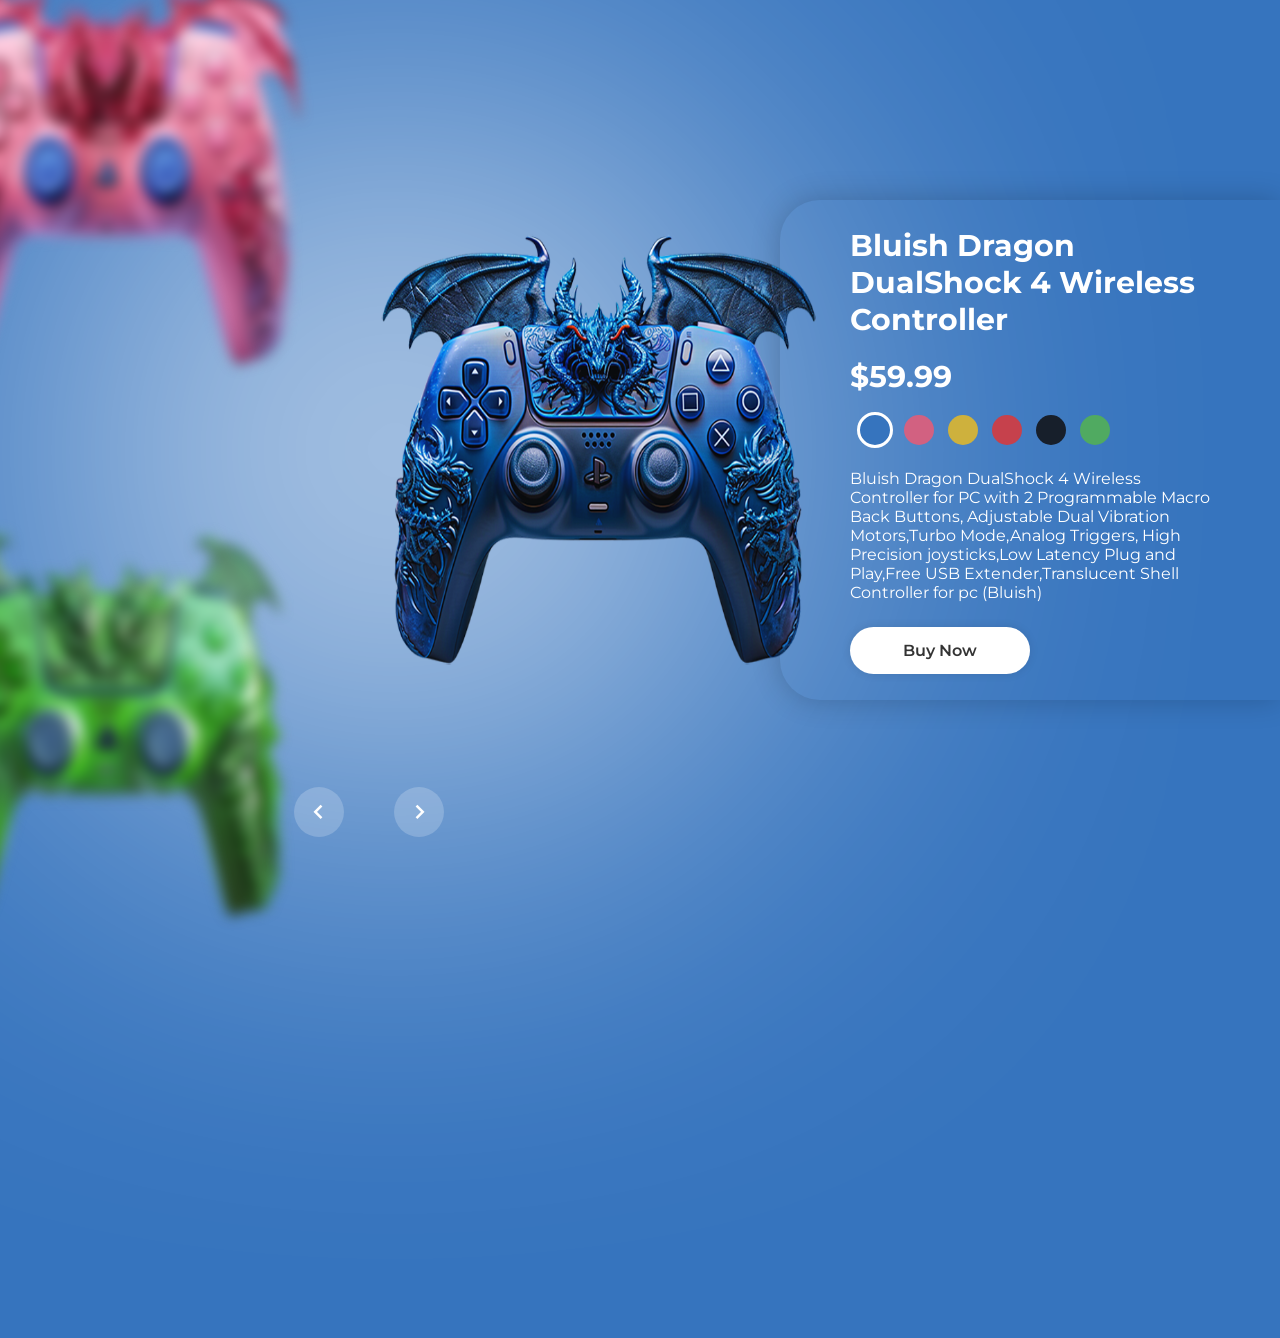
<file: index.html>
<!doctype html>
<html lang="en">

<head>
  <meta charset="UTF-8" />
  <meta http-equiv="X-UA-Compatible" content="IE=edge" />
  <meta name="viewport" content="width=device-width, initial-scale=1.0" />
  <title>Animated Product Slider</title>
  <link rel="stylesheet" href="style.css" />
  <link rel="website icon" href="./img/animated  logo.png" />
  <link rel="preload" as="image" href="./img/remote.1.png">
  <link href="https://unpkg.com/boxicons@2.1.4/css/boxicons.min.css" rel="stylesheet" />
</head>

<body>
  <div class="carousel">
    <div class="img-box">

      <div class="img-list">
        <div class="img-slider">
          <div class="img-item active" style="--i: 1">
            <div class="item">
              <img src="./img/remote.1.png" alt="Remote 1" loading="lazy" width="500" height="500" />
            </div>
          </div>

          <div class="img-item" style="--i: 2">
            <div class="item">
              <img src="./img/remote.2.png" alt="Remote 2" loading="lazy" width="500" height="500" />
            </div>
          </div>

          <div class="img-item" style="--i: 3">
            <div class="item">
              <img src="./img/remote.3.png" alt="Remote 3" loading="lazy" width="500" height="500" />
            </div>
          </div>

          <div class="img-item" style="--i: 4">
            <div class="item">
              <img src="./img/remote.4.png" alt="Remote 4" loading="lazy" width="500" height="500" />
            </div>
          </div>

          <div class="img-item" style="--i: 5">
            <div class="item">
              <img src="./img/remote.5.png" alt="Remote 5" loading="lazy" width="500" height="500" />
            </div>
          </div>

          <div class="img-item" style="--i: 6">
            <div class="item">
              <img src="./img/remote.6.png" alt="Remote 6" loading="lazy" width="500" height="500" />
            </div>
          </div>

        </div>
      </div>
    </div>

    <div class="info-box">
      <div class="info-item active">
        <h2>Bluish Dragon DualShock 4 Wireless Controller</h2>
        <h2>$59.99</h2>
        <div class="colors">
          <span class="active"></span>
          <span></span>
          <span></span>
          <span></span>
          <span></span>
          <span></span>
        </div>
        <p>
          Bluish Dragon DualShock 4 Wireless Controller for PC with 2
          Programmable Macro Back Buttons, Adjustable Dual Vibration
          Motors,Turbo Mode,Analog Triggers, High Precision joysticks,Low
          Latency Plug and Play,Free USB Extender,Translucent Shell Controller
          for pc (Bluish)
        </p>
        <a href="#" class="btn">Buy Now</a>
      </div>

      <div class="info-item">
        <h2>Rosa Dragon DualShock 4 Wireless Controller</h2>
        <h2>$69.99</h2>
        <div class="colors">
          <span></span>
          <span class="active"></span>
          <span></span>
          <span></span>
          <span></span>
          <span></span>
        </div>
        <p>
          Rosa Dragon DualShock 4 Wireless Controller for PC with 2
          Programmable Macro Back Buttons, Adjustable Dual Vibration
          Motors,Turbo Mode,Analog Triggers, High Precision joysticks,Low
          Latency Plug and Play,Free USB Extender,Translucent Shell Controller
          for pc (Rosa)
        </p>
        <a href="#" class="btn">Buy Now</a>
      </div>

      <div class="info-item">
        <h2>Turmeric Dragon DualShock 4 Wireless Controller</h2>
        <h2 style="text-decoration: underline">$49.99</h2>
        <div class="colors">
          <span></span>
          <span></span>
          <span class="active"></span>
          <span></span>
          <span></span>
          <span></span>
        </div>
        <p>
          Turmeric Dragon DualShock 4 Wireless Controller for PC with 2
          Programmable Macro Back Buttons, Adjustable Dual Vibration
          Motors,Turbo Mode,Analog Triggers, High Precision joysticks,Low
          Latency Plug and Play,Free USB Extender,Translucent Shell Controller
          for pc (Turmeric)
        </p>
        <a href="#" class="btn">Buy Now</a>
      </div>

      <div class="info-item">
        <h2>Reddish Dragon DualShock 4 Wireless Controller</h2>
        <h2>$79.99</h2>
        <div class="colors">
          <span></span>
          <span></span>
          <span></span>
          <span class="active"></span>
          <span></span>
          <span></span>
        </div>
        <p>
          Reddish Dragon DualShock 4 Wireless Controller for PC with 2
          Programmable Macro Back Buttons, Adjustable Dual Vibration
          Motors,Turbo Mode,Analog Triggers, High Precision joysticks,Low
          Latency Plug and Play,Free USB Extender,Translucent Shell Controller
          for pc (Reddish)
        </p>
        <a href="#" class="btn">Buy Now</a>
      </div>

      <div class="info-item">
        <h2>Mirage Dragon DualShock 4 Wireless Controller</h2>
        <h2>$79.99</h2>
        <div class="colors">
          <span></span>
          <span></span>
          <span></span>
          <span></span>
          <span class="active"></span>
          <span></span>
        </div>
        <p>
          Mirage Dragon DualShock 4 Wireless Controller for PC with 2
          Programmable Macro Back Buttons, Adjustable Dual Vibration
          Motors,Turbo Mode,Analog Triggers, High Precision joysticks,Low
          Latency Plug and Play,Free USB Extender,Translucent Shell Controller
          for pc (mirage)
        </p>
        <a href="#" class="btn">Buy Now</a>
      </div>

      <div class="info-item">
        <h2>Algae Dragon DualShock 4 Wireless Controller</h2>
        <h2>$69.99</h2>
        <div class="colors">
          <span></span>
          <span></span>
          <span></span>
          <span></span>
          <span></span>
          <span class="active"></span>
        </div>
        <p>
          Algae Dragon DualShock 4 Wireless Controller for PC with 2
          Programmable Macro Back Buttons, Adjustable Dual Vibration
          Motors,Turbo Mode,Analog Triggers, High Precision joysticks,Low
          Latency Plug and Play,Free USB Extender,Translucent Shell Controller
          for pc (Algae)
        </p>
        <a href="#" class="btn">Buy Now</a>
      </div>
    </div>

    <div class="navigation">
      <span class="prev-btn">
        <i class="bx bx-chevron-left"></i>
      </span>
      <span class="next-btn">
        <i class="bx bx-chevron-right"></i>
      </span>
    </div>
  </div>

  <script src="script.js"></script>
</body>

</html>
</file>
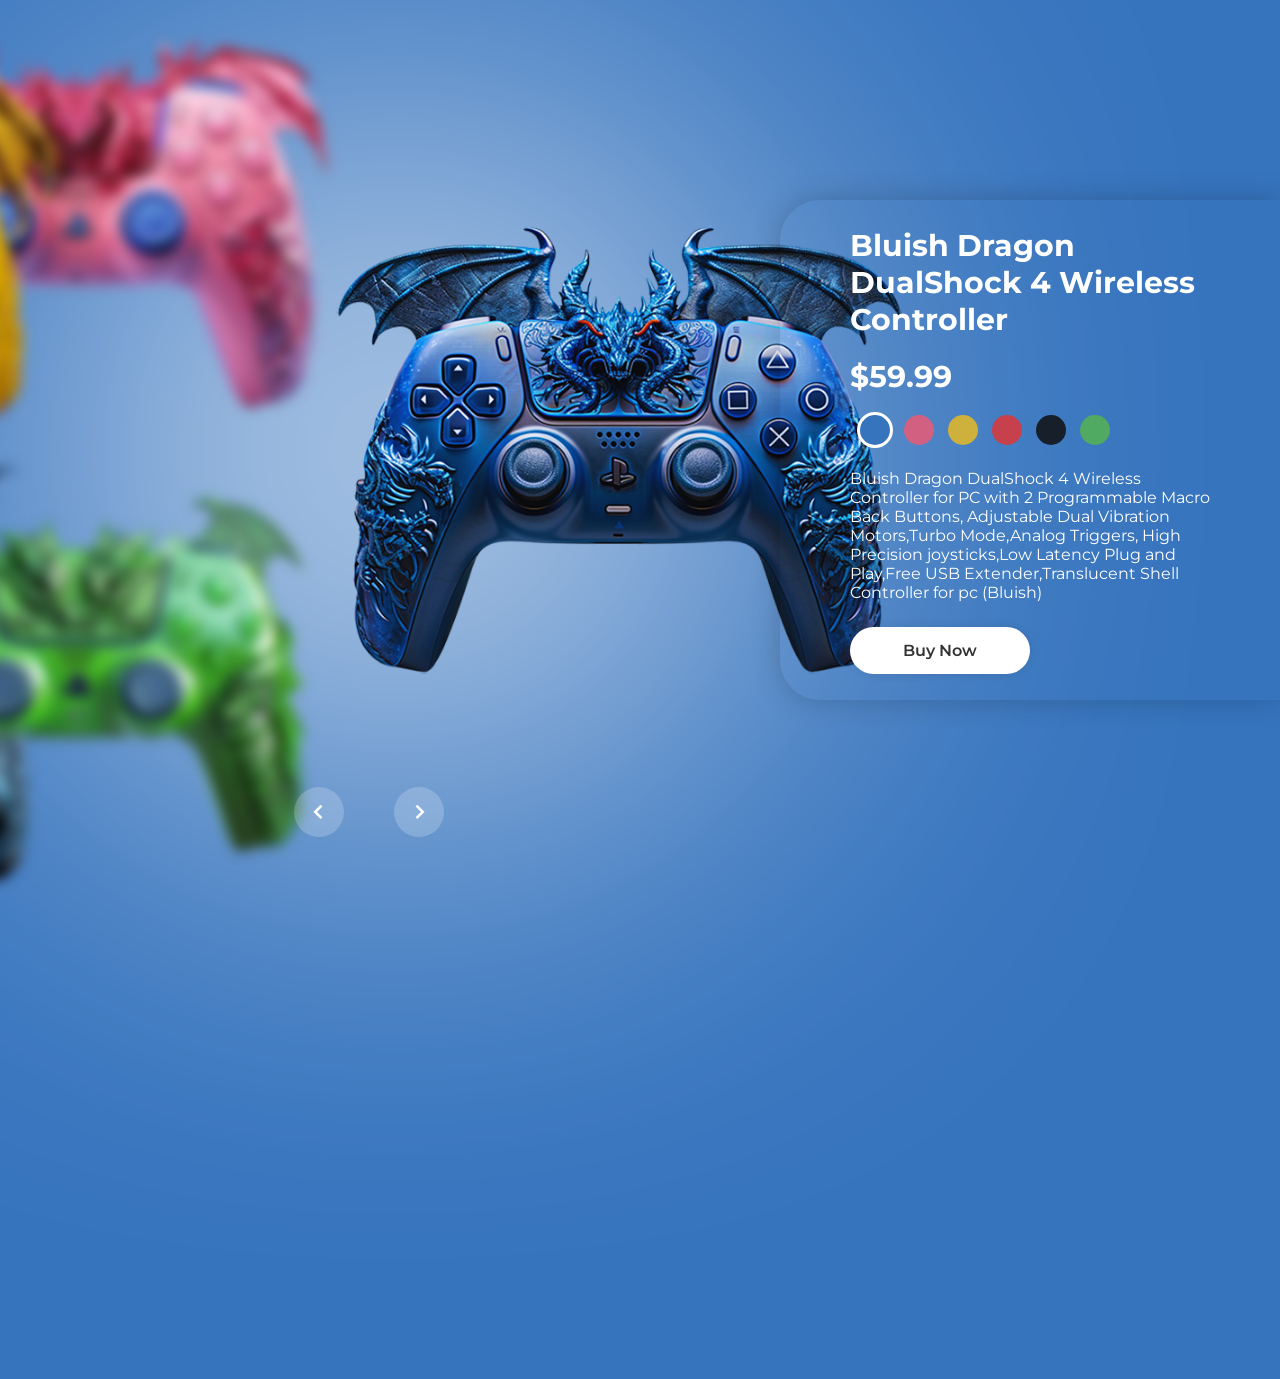
<file: main.html>
<!DOCTYPE html>
<html lang="en">

<head>
  <meta charset="UTF-8" />
  <meta http-equiv="X-UA-Compatible" content="IE=edge" />
  <meta name="viewport" content="width=device-width, initial-scale=1.0" />
  <title>Animated Product Slider</title>
  <link rel="stylesheet" href="style.css" />
  <link rel="website icon" href="./img/animated  logo.png" />

  <link href="https://unpkg.com/boxicons@2.1.4/css/boxicons.min.css" rel="stylesheet" />
</head>

<body>
  <div class="carousel">
    <div class="img-box">
      <div class="img-list">
        <div class="img-slider">
          <div class="img-item active" style="--i: 1">
            <div class="item">
              <img src="./img/remote.1.png" alt="Remote 1" />
            </div>
          </div>
          <div class="img-item" style="--i: 2">
            <div class="item">
              <img src="./img/remote.2.png" alt="Remote 2" />
            </div>
          </div>
          <div class="img-item" style="--i: 3">
            <div class="item">
              <img src="./img/remote.3.png" alt="Remote 3" />
            </div>
          </div>
          <div class="img-item" style="--i: 4">
            <div class="item">
              <img src="./img/remote.4.png" alt="Remote 4" />
            </div>
          </div>
          <div class="img-item" style="--i: 5">
            <div class="item">
              <img src="./img/remote.5.png" alt="Remote 5" />
            </div>
          </div>
          <div class="img-item" style="--i: 6">
            <div class="item">
              <img src="./img/remote.6.png" alt="Remote 6" />
            </div>
          </div>
        </div>
      </div>
    </div>

    <div class="info-box">
      <div class="info-item active">
        <h2>Bluish Dragon DualShock 4 Wireless Controller</h2>
        <h2>$59.99</h2>
        <div class="colors">
          <span class="active"></span>
          <span></span>
          <span></span>
          <span></span>
          <span></span>
          <span></span>
        </div>
        <p>
          Bluish Dragon DualShock 4 Wireless Controller for PC with 2 Programmable Macro Back Buttons, Adjustable Dual
          Vibration Motors,Turbo Mode,Analog Triggers, High Precision joysticks,Low Latency Plug and Play,Free USB
          Extender,Translucent Shell Controller for pc (Bluish)
        </p>
        <a href="#" class="btn">Buy Now</a>
      </div>

      <div class="info-item">
        <h2>Rosa Dragon DualShock 4 Wireless Controller</h2>
        <h2>$69.99</h2>
        <div class="colors">
          <span></span>
          <span class="active"></span>
          <span></span>
          <span></span>
          <span></span>
          <span></span>
        </div>
        <p>
          Rosa Dragon DualShock 4 Wireless Controller for PC with 2 Programmable Macro Back Buttons, Adjustable Dual
          Vibration Motors,Turbo Mode,Analog Triggers, High Precision joysticks,Low Latency Plug and Play,Free USB
          Extender,Translucent Shell Controller for pc (Rosa)
        </p>
        <a href="#" class="btn">Buy Now</a>
      </div>

      <div class="info-item">
        <h2>Turmeric Dragon DualShock 4 Wireless Controller</h2>
        <h2 style="text-decoration:underline;">$49.99</h2>
        <div class="colors">
          <span></span>
          <span></span>
          <span class="active"></span>
          <span></span>
          <span></span>
          <span></span>
        </div>
        <p>
          Turmeric Dragon DualShock 4 Wireless Controller for PC with 2 Programmable Macro Back Buttons, Adjustable Dual
          Vibration Motors,Turbo Mode,Analog Triggers, High Precision joysticks,Low Latency Plug and Play,Free USB
          Extender,Translucent Shell Controller for pc (Turmeric)
        </p>
        <a href="#" class="btn">Buy Now</a>
      </div>

      <div class="info-item">
        <h2>Reddish Dragon DualShock 4 Wireless Controller</h2>
        <h2>$79.99</h2>
        <div class="colors">
          <span></span>
          <span></span>
          <span></span>
          <span class="active"></span>
          <span></span>
          <span></span>
        </div>
        <p>
          Reddish Dragon DualShock 4 Wireless Controller for PC with 2 Programmable Macro Back Buttons, Adjustable Dual
          Vibration Motors,Turbo Mode,Analog Triggers, High Precision joysticks,Low Latency Plug and Play,Free USB
          Extender,Translucent Shell Controller for pc (Reddish)
        </p>
        <a href="#" class="btn">Buy Now</a>
      </div>

      <div class="info-item">
        <h2>Mirage Dragon DualShock 4 Wireless Controller</h2>
        <h2>$79.99</h2>
        <div class="colors">
          <span></span>
          <span></span>
          <span></span>
          <span></span>
          <span class="active"></span>
          <span></span>
        </div>
        <p>
          Mirage Dragon DualShock 4 Wireless Controller for PC with 2 Programmable Macro Back Buttons, Adjustable Dual
          Vibration Motors,Turbo Mode,Analog Triggers, High Precision joysticks,Low Latency Plug and Play,Free USB
          Extender,Translucent Shell Controller for pc (mirage)
        </p>
        <a href="#" class="btn">Buy Now</a>
      </div>

      <div class="info-item">
        <h2>Algae Dragon DualShock 4 Wireless Controller</h2>
        <h2>$69.99</h2>
        <div class="colors">
          <span></span>
          <span></span>
          <span></span>
          <span></span>
          <span></span>
          <span class="active"></span>
        </div>
        <p>
          Algae Dragon DualShock 4 Wireless Controller for PC with 2 Programmable Macro Back Buttons, Adjustable Dual
          Vibration Motors,Turbo Mode,Analog Triggers, High Precision joysticks,Low Latency Plug and Play,Free USB
          Extender,Translucent Shell Controller for pc (Algae)
        </p>
        <a href="#" class="btn">Buy Now</a>
      </div>
    </div>

    <div class="navigation">
      <span class="prev-btn">
        <i class="bx bx-chevron-left"></i>
      </span>
      <span class="next-btn">
        <i class="bx bx-chevron-right"></i>
      </span>
    </div>
  </div>

  <script src="script.js"></script>
</body>

</html>
</file>
<file: style.css>
@import url('https://fonts.googleapis.com/css2?family=Montserrat:wght@300;400;500;600;700;800;900&display=swap');

* {
    font-family: 'Montserrat', sans-serif;
    margin: 0;
    padding: 0;
    box-sizing: border-box;
}

:root {
    --all-transition: 1s ease;
    --opacity-transition: .3s ease;
}

body {
    background: #3674be;
    min-height: 100vh;
    overflow: hidden;
    transition: var(--all-transition);
}

body::before {
    content: '';
    position: absolute;
    left: 3.5%;
    top: 50%;
    transform: translateY(-50%);
    width: 700px;
    height: 700px;
    background: rgba(255, 255, 255, .8);
    border-radius: 50%;
    filter: blur(200px);

}

.img-box {
    left: -55%;
    position: absolute;
    top: 50%;
    transform: translateY(-50%);
    width: 1300px;
    height: 1300px;
}

.img-box .img-list {
    height: inherit;
    transform: rotate(-120deg);
}

.img-list .img-slider {
    height: inherit;
    transition: var(--all-transition);
}

.img-slider .img-item {
    position: absolute;
    left: 0;
    top: 50%;
    transform: translateY(-50%) rotate(calc(-360deg / 6 * var(--i))) scale(.8);
    transform-origin: 650px;
    transition: var(--all-transition);
}

.img-slider .img-item.active {
    transform: translateY(-50%) rotate(calc(-360deg / 6 * var(--i))) scale(0.9) translateX(-65%);
    z-index: 1;
}

.img-item .item {
    display: flex;
    justify-content: center;
    align-items: center;
    transition: var(--all-transition);
}

.img-item .item img {
    transform: rotate(calc(360deg / 6 * var(--i))) rotate(120deg);
    filter: blur(8px);
    transition: var(--all-transition);
}

.img-item.active .item img {
    filter: blur(0);
}

.info-box {
    position: absolute;
    right: 0;
    top: 50%;
    transform: translateY(-50%);
    width: 500px;
    height: 500px;
}

.info-box .info-item {
    position: absolute;
    width: 100%;
    height: 100%;
    border-radius: 40px 0 0 40px;
    padding: 0 70px;
    color: #fff;
    display: flex;
    flex-direction: column;
    justify-content: center;
    transform: translateX(100%);
    opacity: 0;
    box-shadow: none;
    transition: transform var(--all-transition), opacity var(--opacity-transition), box-shaow var(--all-transition);
}

.info-box .info-item.active {
    transform: translateX(0);
    opacity: 1;
    box-shadow: 0 0 30px rgba(0, 0, 0, .2);
}

.info-item h2 {
    font-size: 30px;
}

.info-item h2:nth-child(2) {
    margin: 20px 0;
}

.colors span {
    display: inline-block;
    width: 30px;
    height: 30px;
    border-radius: 50%;
    margin-left: 10px;
}

.colors span.active {
    outline: 3px solid #fff;
}

.colors span:nth-child(1) {
    background: #3674be;
}

.colors span:nth-child(2) {
    background: #d26181;
}

.colors span:nth-child(3) {
    background: #ceb13d;
}

.colors span:nth-child(4) {
    background: #c6414c;
}

.colors span:nth-child(5) {
    background: #171f2b;
}

.colors span:nth-child(6) {
    background: #50aa61;
}

.info-item p {
    font-size: 16px;
    margin: 20px 0 25px;
}

.info-item .btn {
    display: inline-flex;
    justify-content: center;
    align-items: center;
    width: 180px;
    height: 47px;
    background: #fff;
    border-radius: 40px;
    box-shadow: 0 0 10px rgba(0, 0, 0, .1);
    font-size: 16px;
    color: #333;
    text-decoration: none;
    font-weight: 600;
}

.navigation {
    position: absolute;
    left: 23%;
    bottom: 7%;
    width: 150px;
    display: flex;
    justify-content: space-between;
    z-index: 100;
}

.navigation span {
    display: inline-flex;
    justify-content: center;
    align-items: center;
    width: 50px;
    height: 50px;
    background: rgba(255, 255, 255, .2);
    border-radius: 50%;
    cursor: pointer;
    font-size: 30px;
    color: #fff;
}
</file>
